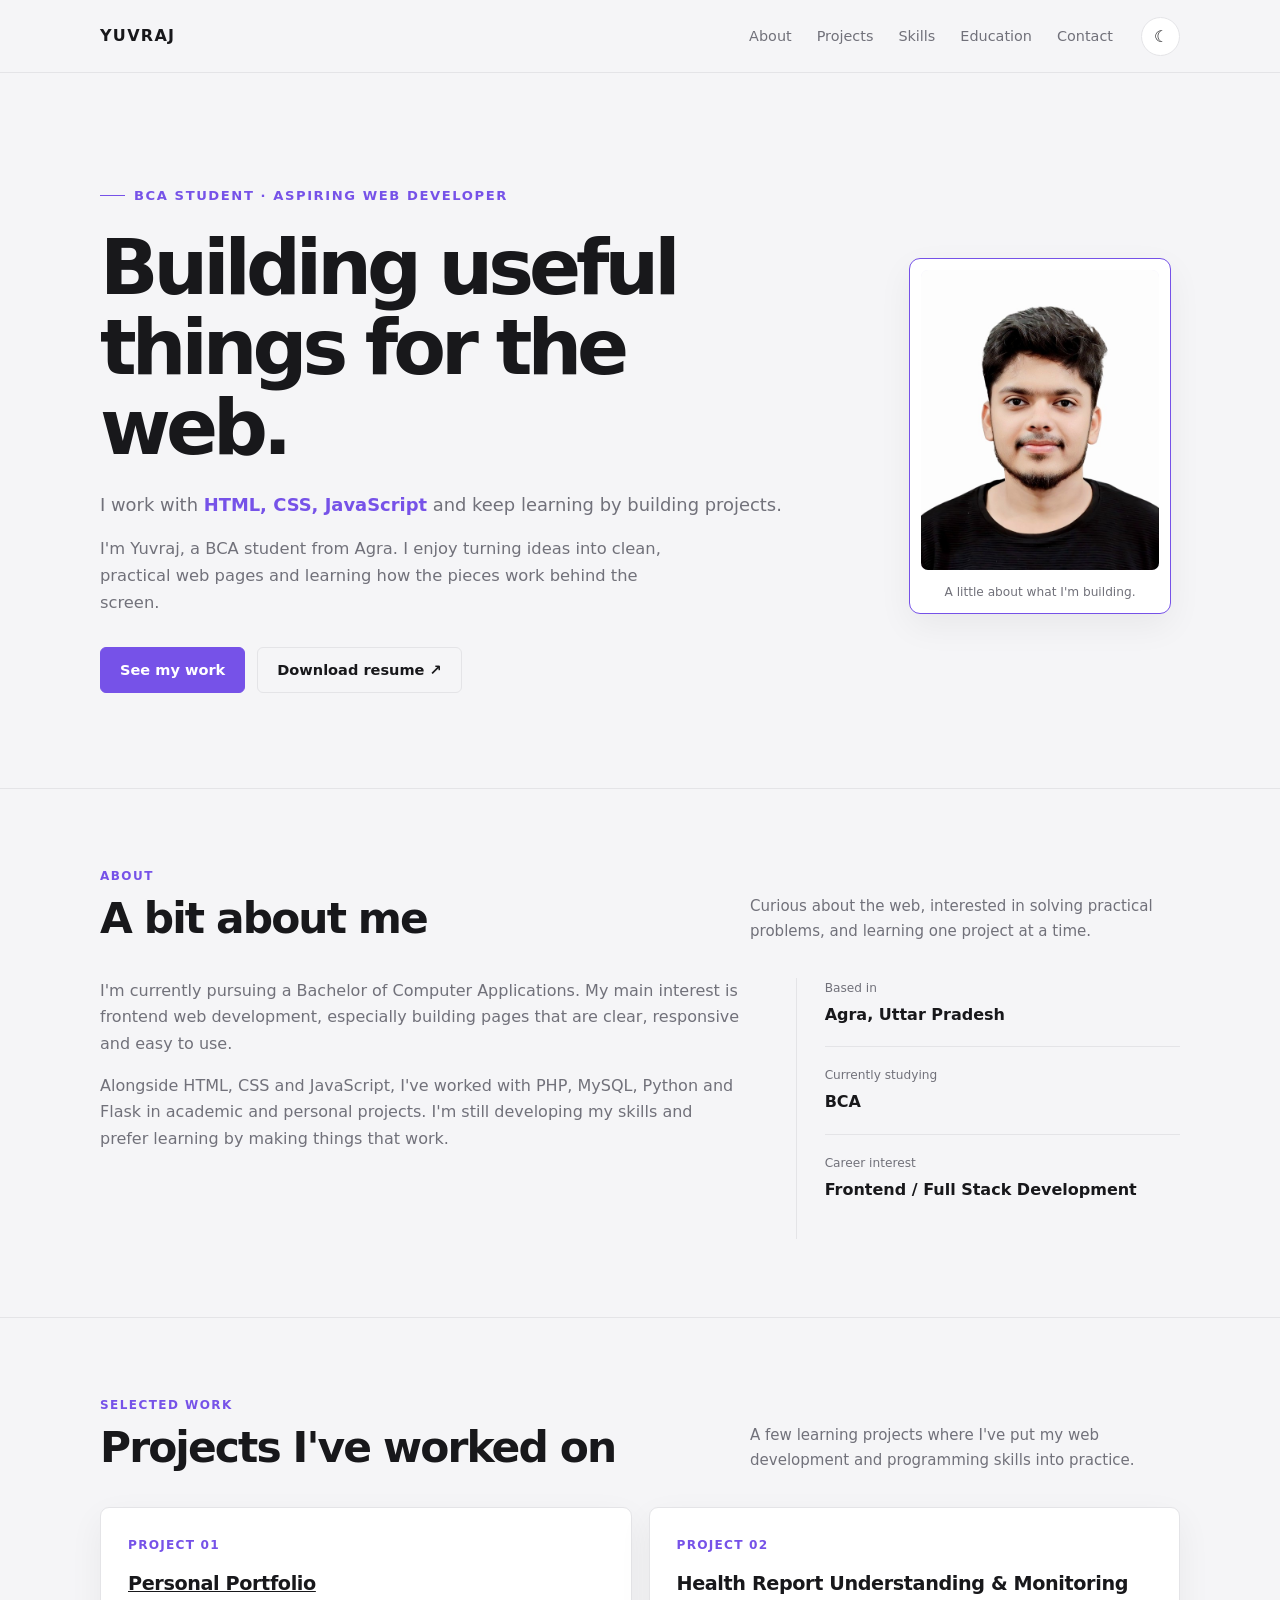
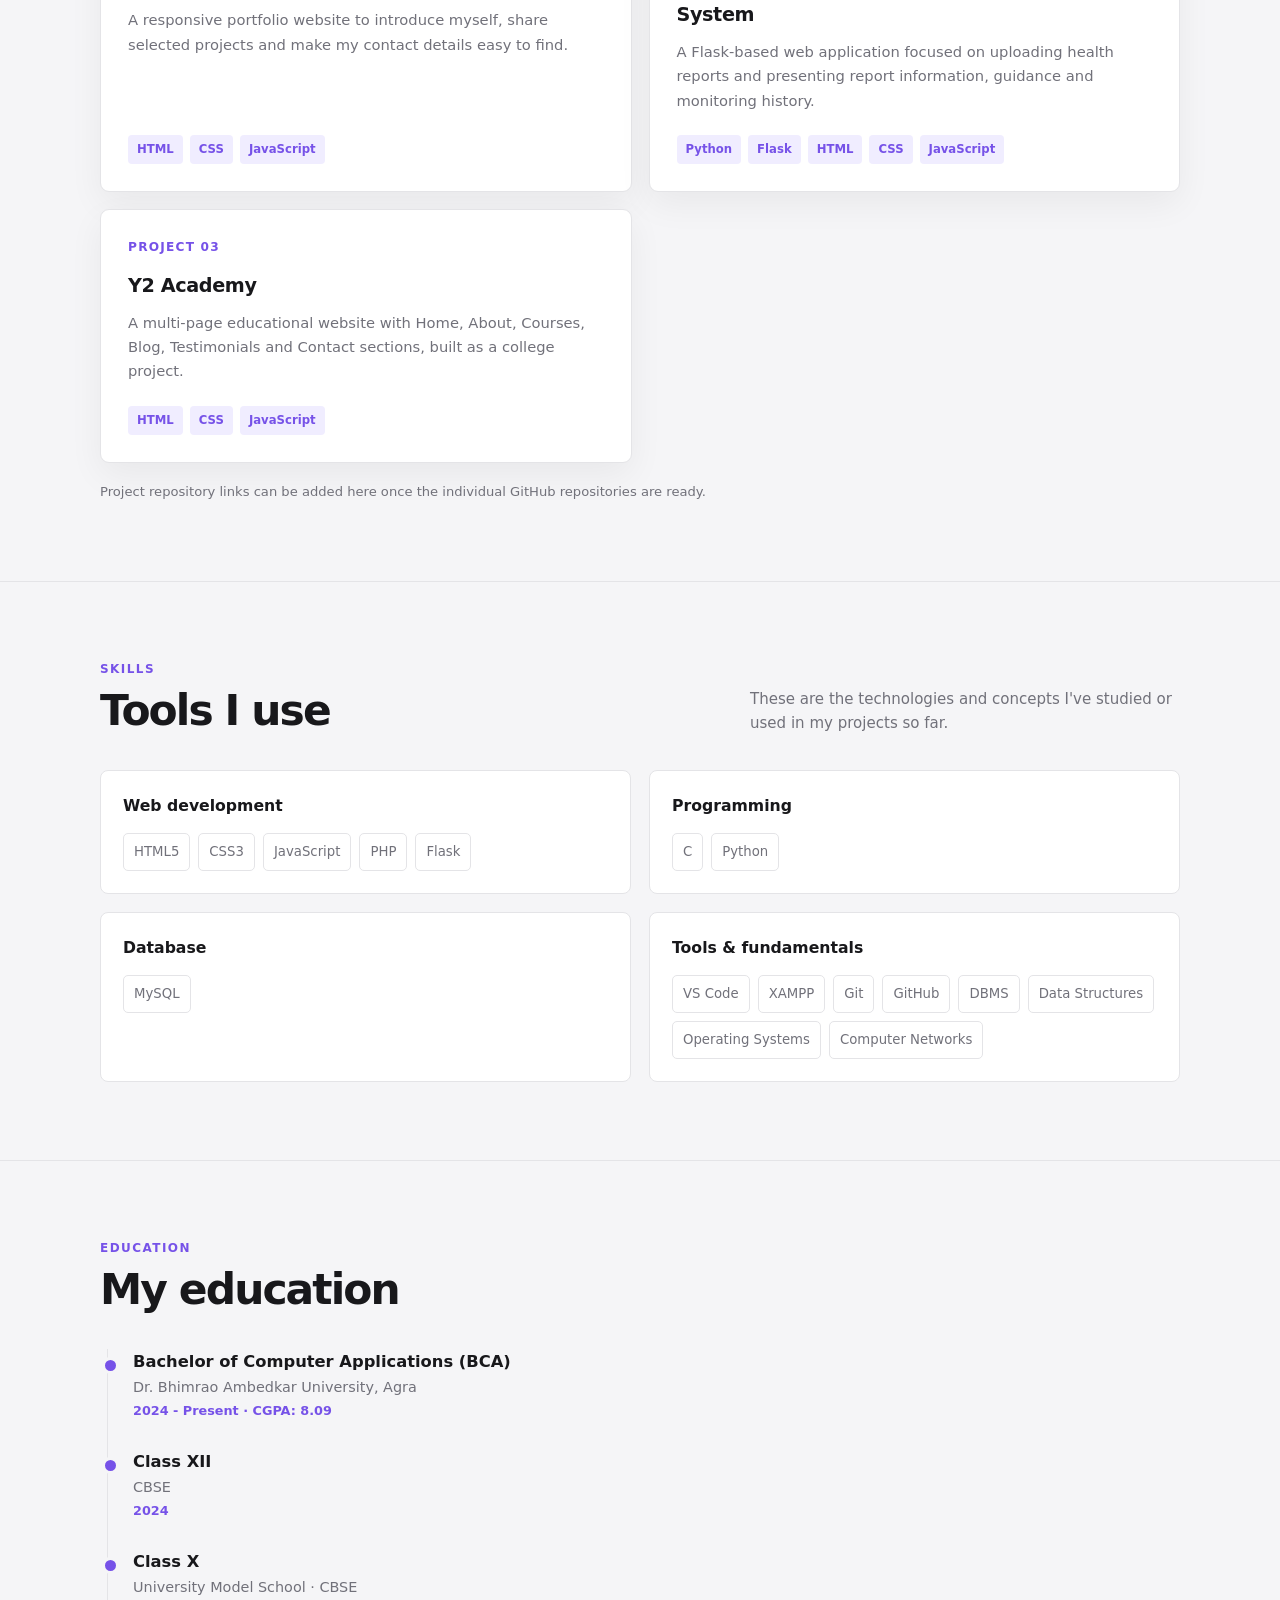
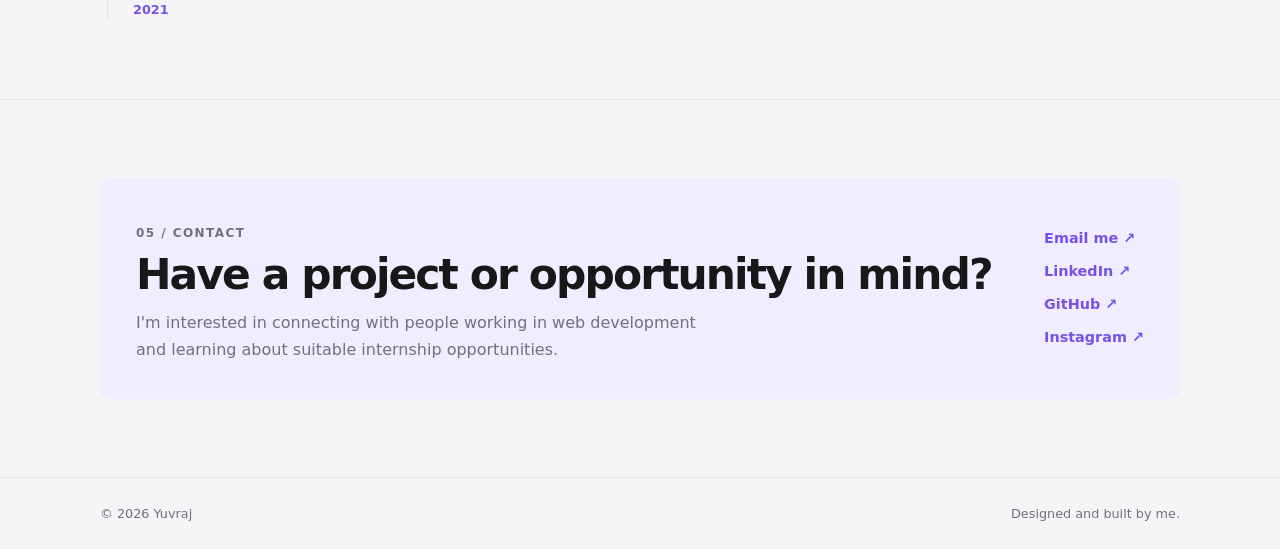
<file: index.html>
<!DOCTYPE html>
<html lang="en">
<head>
  <meta charset="UTF-8">
  <meta name="viewport" content="width=device-width, initial-scale=1.0">
  <meta name="description" content="Portfolio of Yuvraj, a BCA student and aspiring web developer.">
  <title>Yuvraj | Web Developer</title>
  <link rel="stylesheet" href="style.css">
</head>
<body>
  <header class="site-header">
    <nav class="container" aria-label="Main navigation">
      <a class="brand" href="#home">YUVRAJ</a>
      <div class="nav-right">
        <ul class="nav-links">
          <li><a href="#about">About</a></li>
          <li><a href="#projects">Projects</a></li>
          <li><a href="#skills">Skills</a></li>
          <li><a href="#education">Education</a></li>
          <li><a href="#contact">Contact</a></li>
        </ul>
        <button class="theme-toggle" id="theme-btn" type="button" aria-label="Switch colour theme">☾</button>
      </div>
    </nav>
  </header>

  <main>
    <section class="hero container" id="home">
      <div class="hero-layout">
        <div>
          <p class="eyebrow">BCA Student · Aspiring Web Developer</p>
          <h1>Building useful things for the web.</h1>
          <p class="hero-role">I work with <span>HTML, CSS, JavaScript</span> and keep learning by building projects.</p>
          <p class="hero-copy">
            I'm Yuvraj, a BCA student from Agra. I enjoy turning ideas into clean,
            practical web pages and learning how the pieces work behind the screen.
          </p>
          <div class="hero-actions">
            <a class="button" href="#projects">See my work</a>
            <a class="button secondary" href="Yuvraj_ATS_Resume.pdf" download>Download resume ↗</a>
          </div>
        </div>
        <div class="portrait-wrap">
          <img class="profile-img" src="profile.jpeg" alt="Portrait of Yuvraj Yadav">
          <p class="photo-note">A little about what I'm building.</p>
        </div>
      </div>
    </section>

    <section class="section" id="about">
      <div class="container">
        <div class="section-heading">
          <div><p class="section-kicker">About</p><h2>A bit about me</h2></div>
          <p class="section-intro">Curious about the web, interested in solving practical problems, and learning one project at a time.</p>
        </div>
        <div class="about-grid">
          <div class="about-copy">
            <p>
              I'm currently pursuing a Bachelor of Computer Applications. My main
              interest is frontend web development, especially building pages that
              are clear, responsive and easy to use.
            </p>
            <p>
              Alongside HTML, CSS and JavaScript, I've worked with PHP, MySQL,
              Python and Flask in academic and personal projects. I'm still
              developing my skills and prefer learning by making things that work.
            </p>
          </div>
          <div class="quick-facts">
            <div class="fact"><span class="fact-label">Based in</span><span class="fact-value">Agra, Uttar Pradesh</span></div>
            <div class="fact"><span class="fact-label">Currently studying</span><span class="fact-value">BCA</span></div>
            <div class="fact"><span class="fact-label">Career interest</span><span class="fact-value">Frontend / Full Stack Development</span></div>
          </div>
        </div>
      </div>
    </section>

    <section class="section" id="projects">
      <div class="container">
        <div class="section-heading">
          <div><p class="section-kicker">Selected work</p><h2>Projects I've worked on</h2></div>
          <p class="section-intro">A few learning projects where I've put my web development and programming skills into practice.</p>
        </div>
        <div class="project-grid">
          <article class="project-card">
            <span class="project-number">PROJECT 01</span>
            <h3>
              <a href="https://portfolio-weld-seven-55.vercel.app" target="_blank" rel="noopener noreferrer">
                Personal Portfolio
              </a>
            </h3>
            <p>A responsive portfolio website to introduce myself, share selected projects and make my contact details easy to find.</p>
            <div class="tags"><span class="tag">HTML</span><span class="tag">CSS</span><span class="tag">JavaScript</span></div>
          </article>
          <article class="project-card">
            <span class="project-number">PROJECT 02</span>
            <h3>Health Report Understanding &amp; Monitoring System</h3>
            <p>A Flask-based web application focused on uploading health reports and presenting report information, guidance and monitoring history.</p>
            <div class="tags"><span class="tag">Python</span><span class="tag">Flask</span><span class="tag">HTML</span><span class="tag">CSS</span><span class="tag">JavaScript</span></div>
          </article>
          <article class="project-card">
            <span class="project-number">PROJECT 03</span>
            <h3>Y2 Academy</h3>
            <p>A multi-page educational website with Home, About, Courses, Blog, Testimonials and Contact sections, built as a college project.</p>
            <div class="tags"><span class="tag">HTML</span><span class="tag">CSS</span><span class="tag">JavaScript</span></div>
          </article>
        </div>
        <p class="project-footnote">Project repository links can be added here once the individual GitHub repositories are ready.</p>
      </div>
    </section>

    <section class="section" id="skills">
      <div class="container">
        <div class="section-heading">
          <div><p class="section-kicker">Skills</p><h2>Tools I use</h2></div>
          <p class="section-intro">These are the technologies and concepts I've studied or used in my projects so far.</p>
        </div>
        <div class="skills-layout">
          <div class="skill-group"><h3>Web development</h3><div class="skill-list"><span class="skill-item">HTML5</span><span class="skill-item">CSS3</span><span class="skill-item">JavaScript</span><span class="skill-item">PHP</span><span class="skill-item">Flask</span></div></div>
          <div class="skill-group"><h3>Programming</h3><div class="skill-list"><span class="skill-item">C</span><span class="skill-item">Python</span></div></div>
          <div class="skill-group"><h3>Database</h3><div class="skill-list"><span class="skill-item">MySQL</span></div></div>
          <div class="skill-group"><h3>Tools &amp; fundamentals</h3><div class="skill-list"><span class="skill-item">VS Code</span><span class="skill-item">XAMPP</span><span class="skill-item">Git</span><span class="skill-item">GitHub</span><span class="skill-item">DBMS</span><span class="skill-item">Data Structures</span><span class="skill-item">Operating Systems</span><span class="skill-item">Computer Networks</span></div></div>
        </div>
      </div>
    </section>

    <section class="section" id="education">
      <div class="container">
        <div class="section-heading">
          <div><p class="section-kicker">Education</p><h2>My education</h2></div>
        </div>
        <div class="education-list">
          <article class="education-item">
            <h3>Bachelor of Computer Applications (BCA)</h3>
            <p>Dr. Bhimrao Ambedkar University, Agra</p>
            <p class="education-meta">2024 - Present · CGPA: 8.09</p>
          </article>
          <article class="education-item">
            <h3>Class XII</h3>
            <p>CBSE</p>
            <p class="education-meta">2024</p>
          </article>
          <article class="education-item">
            <h3>Class X</h3>
            <p>University Model School · CBSE</p>
            <p class="education-meta">2021</p>
          </article>
        </div>
      </div>
    </section>

    <section class="section" id="contact">
      <div class="container">
        <div class="contact-panel">
          <div>
            <p class="section-kicker">05 / Contact</p>
            <h2>Have a project or opportunity in mind?</h2>
            <p>I'm interested in connecting with people working in web development and learning about suitable internship opportunities.</p>
          </div>
          <div class="contact-links">
            <a href="mailto:yuvrajvy1808@gmail.com">Email me ↗</a>
            <a href="https://www.linkedin.com/in/yuvraj-yadav-483111361/" target="_blank" rel="noopener noreferrer">LinkedIn ↗</a>
            <a href="https://github.com/raosahab05" target="_blank" rel="noopener noreferrer">GitHub ↗</a>
            <a href="https://www.instagram.com/yadav_yuv_raj/" target="_blank" rel="noopener noreferrer">Instagram ↗</a>
          </div>
        </div>
      </div>
    </section>
  </main>

  <footer>
    <div class="container footer-inner">
      <p>© <span id="year"></span> Yuvraj </p>
      <span>Designed and built by me.</span>
    </div>
  </footer>

  <script>
    const themeButton = document.getElementById("theme-btn");

    themeButton.addEventListener("click", () => {
      document.body.classList.toggle("dark");
      const isDark = document.body.classList.contains("dark");
      themeButton.textContent = isDark ? "☀" : "☾";
      themeButton.setAttribute("aria-label", isDark ? "Switch to light theme" : "Switch to dark theme");
    });

    document.getElementById("year").textContent = new Date().getFullYear();
  </script>
</body>
</html>
</file>
<file: style.css>
:root {
      --bg: #f5f5f7;
      --surface: #ffffff;
      --text: #18181b;
      --muted: #71717a;
      --line: #e4e4e7;
      --accent: #7652e8;
      --accent-soft: #f0edff;
      --nav: rgba(245, 245, 247, .92);
      --shadow: 0 12px 35px rgba(24, 24, 27, .055);
    }

    body.dark {
      --bg: #111114;
      --surface: #1b1b20;
      --text: #f4f4f5;
      --muted: #a1a1aa;
      --line: #303036;
      --accent: #a78bfa;
      --accent-soft: #29213d;
      --nav: rgba(17, 17, 20, .92);
      --shadow: 0 12px 35px rgba(0, 0, 0, .24);
    }

    * { box-sizing: border-box; margin: 0; padding: 0; }
    html { scroll-behavior: smooth; scroll-padding-top: 90px; }
    body {
      font-family: Inter, ui-sans-serif, system-ui, -apple-system, BlinkMacSystemFont, "Segoe UI", sans-serif;
      background: var(--bg);
      color: var(--text);
      line-height: 1.65;
      transition: background .25s ease, color .25s ease;
    }
    a { color: inherit; }
    .container { width: min(1080px, calc(100% - 44px)); margin: 0 auto; }

    .site-header {
      position: sticky; top: 0; z-index: 20;
      background: var(--nav); backdrop-filter: blur(14px);
      border-bottom: 1px solid var(--line);
    }
    nav {
      min-height: 72px; display: flex; align-items: center;
      justify-content: space-between; gap: 24px;
    }
    .brand {
      font-size: 1rem; font-weight: 800; letter-spacing: .08em;
      text-decoration: none;
    }
    .nav-right { display: flex; align-items: center; gap: 28px; }
    .nav-links { display: flex; align-items: center; gap: 25px; list-style: none; }
    .nav-links a {
      color: var(--muted); text-decoration: none; font-size: .9rem;
      transition: color .2s ease;
    }
    .nav-links a:hover, .nav-links a:focus-visible { color: var(--accent); }
    .theme-toggle {
      border: 1px solid var(--line); background: var(--surface); color: var(--text);
      border-radius: 999px; width: 39px; height: 39px; cursor: pointer;
      font-size: 1rem;
    }
    .menu-toggle { display: none; }

    .hero { padding: 105px 0 95px; }
    .hero-layout {
      display: grid; grid-template-columns: minmax(0, 1fr) 280px;
      align-items: center; gap: 48px;
    }
    .eyebrow {
      display: inline-flex; align-items: center; gap: 9px;
      color: var(--accent); font-size: .82rem; font-weight: 700;
      letter-spacing: .12em; text-transform: uppercase; margin-bottom: 22px;
    }
    .eyebrow::before { content: ""; width: 25px; height: 1px; background: currentColor; }
    h1 {
      max-width: 720px; font-size: clamp(2.7rem, 6vw, 5rem);
      line-height: 1.04; letter-spacing: -.065em; font-weight: 750;
    }
    .hero-role { margin-top: 22px; color: var(--muted); font-size: 1.12rem; }
    .hero-role span { color: var(--accent); font-weight: 700; }
    .hero-copy { max-width: 590px; margin-top: 17px; color: var(--muted); font-size: 1.02rem; }
    .hero-actions { display: flex; flex-wrap: wrap; gap: 12px; margin-top: 30px; }
    .button {
      display: inline-flex; align-items: center; justify-content: center;
      min-height: 46px; padding: 0 19px; border-radius: 6px;
      border: 1px solid var(--accent); background: var(--accent);
      color: #fff; text-decoration: none; font-weight: 650; font-size: .91rem;
      transition: transform .2s ease, background .2s ease;
    }
    .button:hover { transform: translateY(-2px); }
    .button.secondary { background: transparent; color: var(--text); border-color: var(--line); }
    .portrait-wrap {
      justify-self: center; align-self: center; position: relative; width: 262px;
      padding: 11px; border: 1px solid var(--accent); border-radius: 11px;
      background: var(--surface); box-shadow: var(--shadow);
    }
    .portrait-wrap::after { content: none; }
    .profile-img {
      display: block; width: 100%; height: 300px; object-fit: cover;
      object-position: center top; border-radius: 7px; background: var(--accent-soft);
    }
    .photo-note { color: var(--muted); font-size: .76rem; margin-top: 12px; text-align: center; }

    .section { padding: 78px 0; border-top: 1px solid var(--line); }
    .section-heading {
      display: flex; justify-content: space-between; align-items: end;
      gap: 24px; margin-bottom: 34px;
    }
    .section-kicker {
      color: var(--accent); text-transform: uppercase; letter-spacing: .12em;
      font-size: .75rem; font-weight: 750; margin-bottom: 8px;
    }
    h2 { font-size: clamp(1.9rem, 4vw, 2.65rem); line-height: 1.15; letter-spacing: -.045em; }
    .section-intro { max-width: 430px; color: var(--muted); font-size: .94rem; }
    .about-grid { display: grid; grid-template-columns: 1.25fr .75fr; gap: 55px; }
    .about-copy p { color: var(--muted); margin-bottom: 16px; }
    .quick-facts { border-left: 1px solid var(--line); padding-left: 28px; }
    .fact { padding: 0 0 18px; margin-bottom: 18px; border-bottom: 1px solid var(--line); }
    .fact:last-child { border-bottom: 0; }
    .fact-label { display: block; color: var(--muted); font-size: .76rem; margin-bottom: 4px; }
    .fact-value { font-weight: 650; }

    .project-grid { display: grid; grid-template-columns: repeat(2, 1fr); gap: 17px; }
    .project-card {
      padding: 27px; background: var(--surface); border: 1px solid var(--line);
      border-radius: 9px; box-shadow: var(--shadow); min-height: 225px;
      display: flex; flex-direction: column;
    }
    .project-number { color: var(--accent); font-size: .76rem; font-weight: 750; letter-spacing: .1em; }
    .project-card h3 { font-size: 1.2rem; margin: 13px 0 9px; letter-spacing: -.02em; }
    .project-card p { color: var(--muted); font-size: .92rem; }
    .tags { display: flex; flex-wrap: wrap; gap: 7px; margin-top: auto; padding-top: 22px; }
    .tag {
      background: var(--accent-soft); color: var(--accent); border-radius: 4px;
      padding: 5px 9px; font-size: .73rem; font-weight: 650;
    }
    .project-footnote { color: var(--muted); font-size: .82rem; margin-top: 18px; }

    .skills-layout { display: grid; grid-template-columns: repeat(2, 1fr); gap: 18px; }
    .skill-group { background: var(--surface); border: 1px solid var(--line); border-radius: 8px; padding: 22px; }
    .skill-group h3 { font-size: .98rem; margin-bottom: 14px; }
    .skill-list { display: flex; flex-wrap: wrap; gap: 8px; }
    .skill-item {
      border: 1px solid var(--line); border-radius: 5px;
      padding: 7px 10px; color: var(--muted); font-size: .83rem;
    }

    .education-list { border-left: 1px solid var(--line); margin-left: 7px; padding-left: 25px; }
    .education-item { position: relative; padding: 0 0 28px; }
    .education-item:last-child { padding-bottom: 0; }
    .education-item::before {
      content: ""; position: absolute; left: -31px; top: 8px;
      width: 11px; height: 11px; border-radius: 50%;
      background: var(--accent); border: 3px solid var(--bg);
    }
    .education-item h3 { font-size: 1.02rem; }
    .education-item p { color: var(--muted); font-size: .9rem; }
    .education-meta { color: var(--accent) !important; font-size: .8rem !important; font-weight: 650; }

    .contact-panel {
      display: grid; grid-template-columns: 1fr auto; align-items: center; gap: 30px;
      background: var(--accent-soft); border-radius: 10px; padding: 36px;
    }
    .contact-panel p { color: var(--muted); max-width: 560px; margin-top: 10px; }
    .contact-links { display: flex; flex-direction: column; gap: 9px; align-items: flex-start; }
    .contact-links a { color: var(--accent); font-weight: 650; text-decoration: none; font-size: .9rem; }
    .contact-links a:hover { text-decoration: underline; }
    footer { border-top: 1px solid var(--line); padding: 25px 0; color: var(--muted); font-size: .8rem; }
    .footer-inner { display: flex; justify-content: space-between; gap: 15px; flex-wrap: wrap; }

    @media (max-width: 760px) {
      .hero { padding: 72px 0 65px; }
      .hero-layout { grid-template-columns: 1fr; gap: 40px; }
      .portrait-wrap { justify-self: start; margin: 0 0 0 12px; width: min(262px, calc(100% - 12px)); }
      .profile-img { width: 100%; height: 230px; }
      .photo-note { text-align: left; }
      .nav-right { gap: 12px; }
      .nav-links { gap: 13px; flex-wrap: wrap; justify-content: flex-end; }
      .nav-links a { font-size: .8rem; }
      .about-grid { grid-template-columns: 1fr; gap: 25px; }
      .quick-facts { border-left: 0; border-top: 1px solid var(--line); padding: 22px 0 0; }
      .section-heading { display: block; }
      .section-intro { margin-top: 13px; }
      .contact-panel { grid-template-columns: 1fr; }
      .contact-links { flex-direction: row; flex-wrap: wrap; gap: 15px; }
    }
    @media (max-width: 520px) {
      .container { width: min(100% - 32px, 1080px); }
      nav { min-height: 65px; align-items: flex-start; padding: 15px 0; }
      .nav-right { align-items: flex-start; }
      .nav-links { max-width: 245px; gap: 7px 12px; }
      .nav-links a { font-size: .74rem; }
      .theme-toggle { flex: 0 0 36px; width: 36px; height: 36px; }
      .hero { padding-top: 60px; }
      .project-grid, .skills-layout { grid-template-columns: 1fr; }
      .project-card { min-height: 205px; }
      .section { padding: 60px 0; }
      .contact-panel { padding: 25px; }
      .footer-inner { display: block; }
      .footer-inner span { display: block; margin-top: 5px; }
    }
    @media (prefers-reduced-motion: reduce) {
      html { scroll-behavior: auto; }
      *, *::before, *::after { transition-duration: .01ms !important; }
    }
</file>
